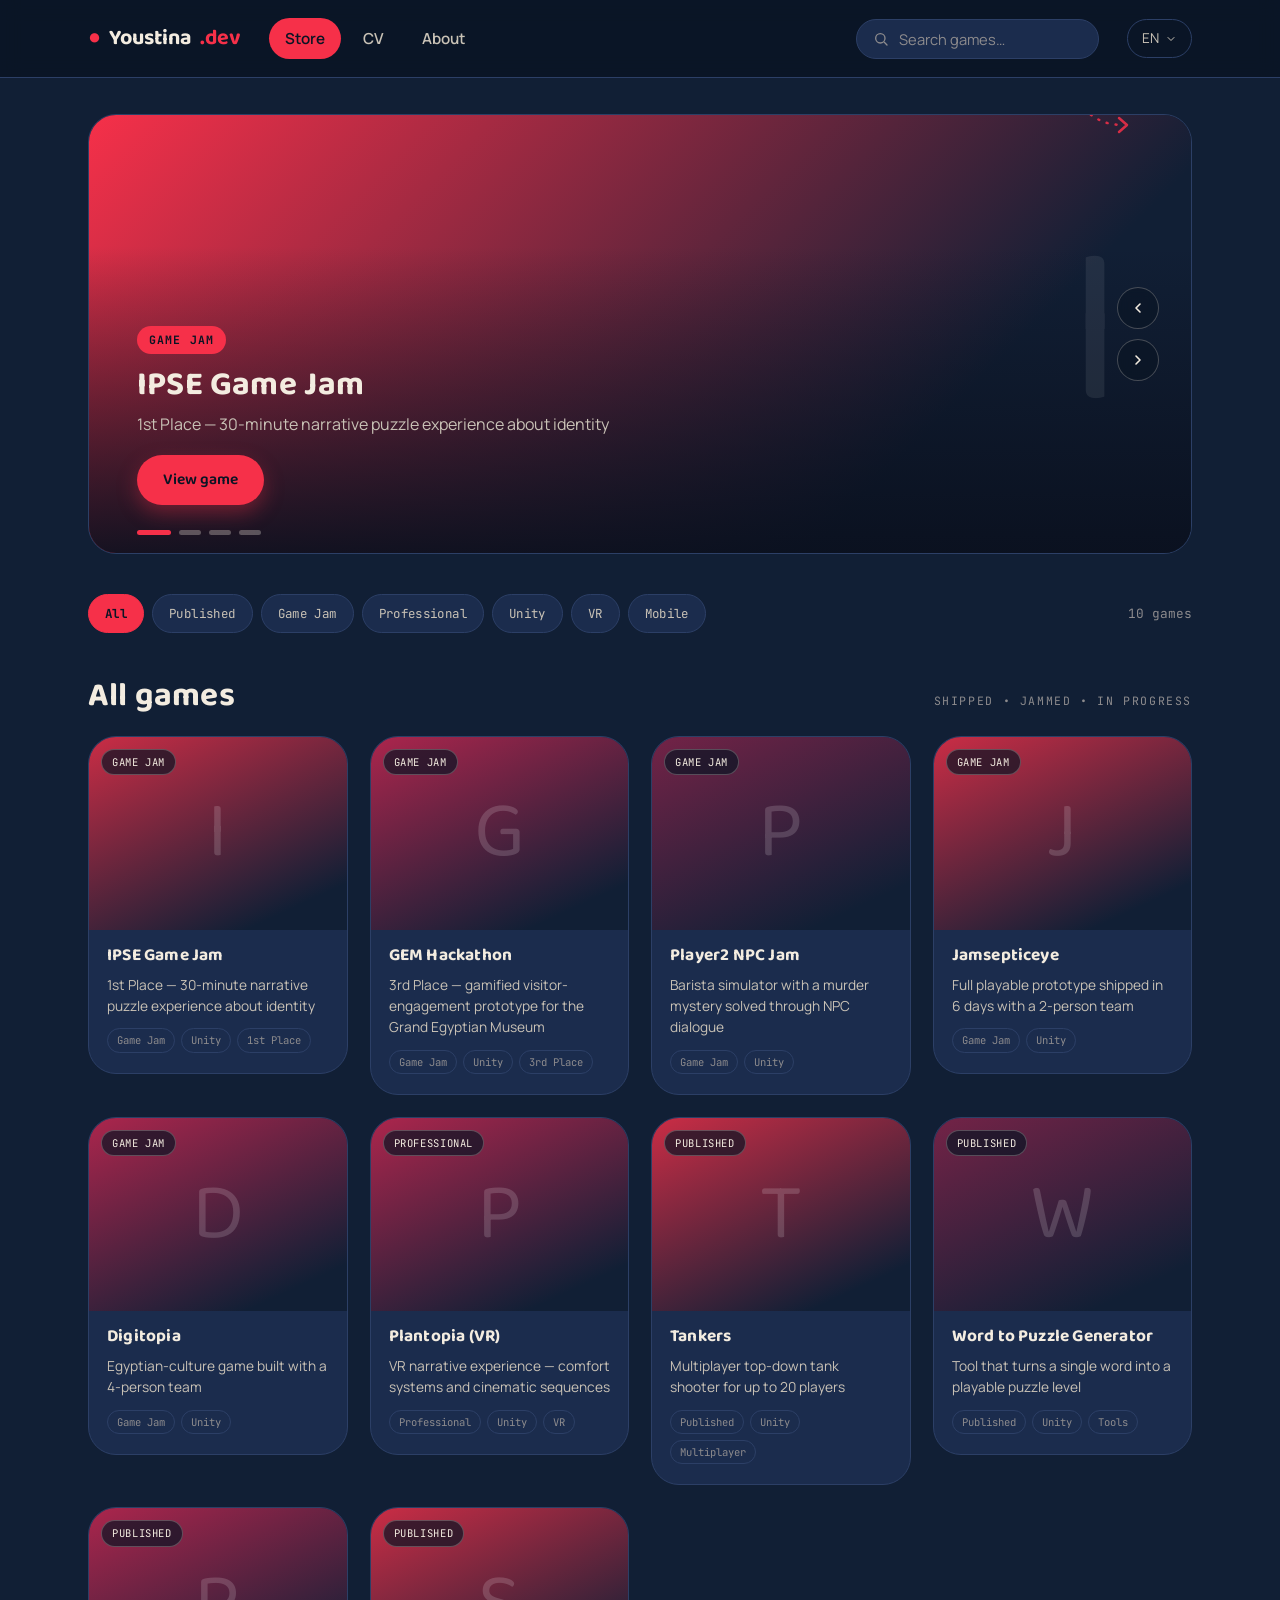
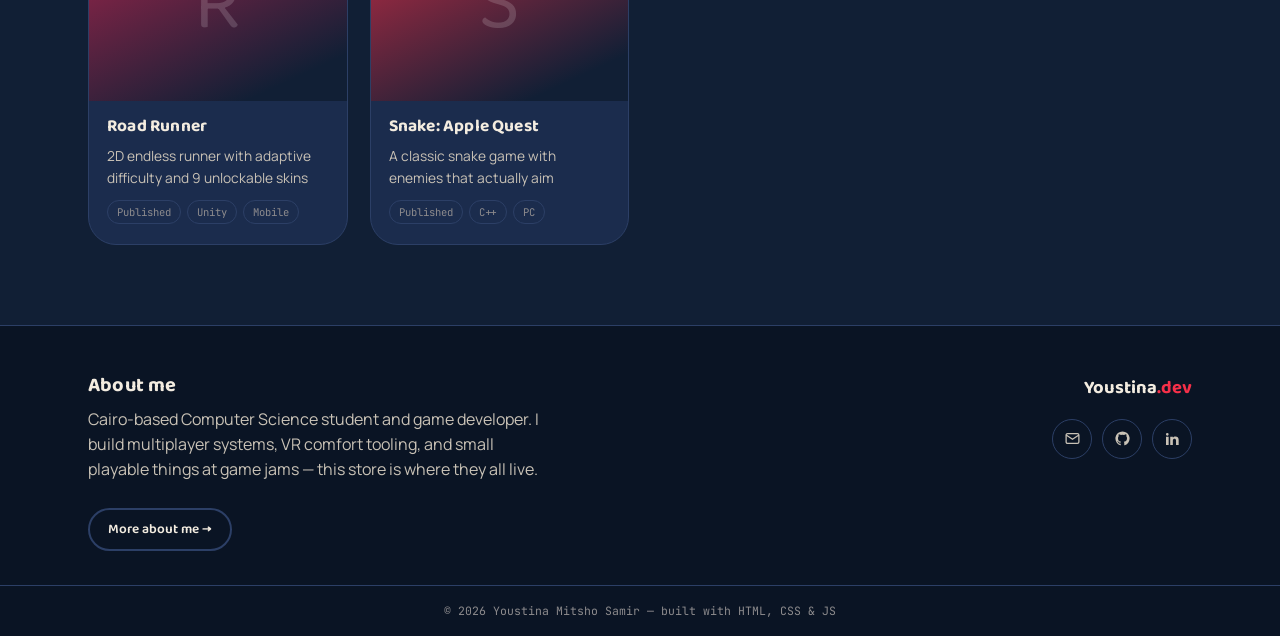
<file: index.html>
<!DOCTYPE html>
<html lang="en">
<head>
<meta charset="UTF-8" />
<meta name="viewport" content="width=device-width, initial-scale=1.0" />
<title>Youstina Mitsho — Game Dev Store</title>
<meta name="description" content="Youstina Mitsho's game development portfolio, presented as a playable store of shipped games, jam entries, and prototypes." />
<link rel="preconnect" href="https://fonts.googleapis.com" />
<link rel="preconnect" href="https://fonts.gstatic.com" crossorigin />
<link href="https://fonts.googleapis.com/css2?family=Baloo+2:wght@500;600;700;800&family=Manrope:wght@400;500;600;700&family=JetBrains+Mono:wght@400;500;700&display=swap" rel="stylesheet" />
<link rel="stylesheet" href="css/style.css" />
</head>
<body>

<header class="site-header">
  <div class="container">
    <a href="index.html" class="logo"><span class="logo-dot">●</span>Youstina<span style="color:var(--coral)">.dev</span></a>

    <button class="nav-toggle" aria-label="Toggle menu">
      <svg width="22" height="22" viewBox="0 0 24 24" fill="none"><path d="M3 6h18M3 12h18M3 18h18" stroke="currentColor" stroke-width="2" stroke-linecap="round"/></svg>
    </button>

    <nav class="main-nav">
      <a href="index.html" class="active">Store</a>
      <a href="cv.html">CV</a>
      <a href="about.html">About</a>
    </nav>

    <form class="header-search-form" role="search">
      <div class="header-search">
        <svg width="16" height="16" viewBox="0 0 24 24" fill="none"><circle cx="11" cy="11" r="7" stroke="currentColor" stroke-width="2"/><path d="M21 21l-4-4" stroke="currentColor" stroke-width="2" stroke-linecap="round"/></svg>
        <input type="text" placeholder="Search games…" aria-label="Search games" />
      </div>
    </form>

    <div class="lang-select">
      <button type="button">EN
        <svg width="12" height="12" viewBox="0 0 24 24" fill="none"><path d="M6 9l6 6 6-6" stroke="currentColor" stroke-width="2" stroke-linecap="round" stroke-linejoin="round"/></svg>
      </button>
      <div class="lang-note">Multi-language support is a placeholder for now — wire this up when you add translated copy.</div>
    </div>
  </div>
</header>

<main>

  <section class="hero" aria-label="Featured games">
    <div class="hero-frame">
      <div id="heroTrack"><!-- slides injected by store.js --></div>

      <svg class="hero-cable" viewBox="0 0 90 60" fill="none" xmlns="http://www.w3.org/2000/svg" aria-hidden="true">
        <path d="M4 4 C 40 4, 40 40, 82 40" stroke="currentColor" stroke-width="2.5" stroke-linecap="round" stroke-dasharray="1 8"/>
        <path d="M78 33 L86 40 L78 47" stroke="currentColor" stroke-width="2.5" stroke-linecap="round" stroke-linejoin="round" fill="none"/>
      </svg>

      <div class="hero-nav">
        <button id="heroPrev" aria-label="Previous featured game">
          <svg width="16" height="16" viewBox="0 0 24 24" fill="none"><path d="M15 6l-6 6 6 6" stroke="currentColor" stroke-width="2.4" stroke-linecap="round" stroke-linejoin="round"/></svg>
        </button>
        <button id="heroNext" aria-label="Next featured game">
          <svg width="16" height="16" viewBox="0 0 24 24" fill="none"><path d="M9 6l6 6-6 6" stroke="currentColor" stroke-width="2.4" stroke-linecap="round" stroke-linejoin="round"/></svg>
        </button>
      </div>

      <div class="hero-dots" id="heroDots"></div>
    </div>
  </section>

  <div class="toolbar">
    <div class="filter-chips" id="filterChips"></div>
    <span class="result-count" id="resultCount"></span>
  </div>

  <div class="section-heading">
    <h2>All games</h2>
    <span class="eyebrow">Shipped • Jammed • In progress</span>
  </div>

  <div class="game-grid" id="gameGrid"></div>

</main>

<footer class="site-footer">
  <div class="footer-inner">
    <div class="footer-about">
      <h3>About me</h3>
      <p>Cairo-based Computer Science student and game developer. I build multiplayer systems, VR comfort tooling, and small playable things at game jams — this store is where they all live.</p>
      <a class="btn btn-ghost btn-sm" href="about.html" style="margin-top:10px;">More about me →</a>
    </div>
    <div class="footer-meta">
      <div class="footer-logo">Youstina<span style="color:var(--coral)">.dev</span></div>
      <div class="social-row">
        <a href="mailto:youstinamitcho@gmail.com" aria-label="Email">
          <svg width="17" height="17" viewBox="0 0 24 24" fill="none"><rect x="3" y="5" width="18" height="14" rx="2" stroke="currentColor" stroke-width="1.8"/><path d="M3 7l9 6 9-6" stroke="currentColor" stroke-width="1.8"/></svg>
        </a>
        <a href="#" aria-label="GitHub">
          <svg width="17" height="17" viewBox="0 0 24 24" fill="currentColor"><path d="M12 2a10 10 0 00-3.16 19.49c.5.09.68-.22.68-.48v-1.7c-2.78.6-3.37-1.34-3.37-1.34-.46-1.16-1.11-1.47-1.11-1.47-.9-.62.07-.6.07-.6 1 .07 1.53 1.03 1.53 1.03.9 1.52 2.34 1.08 2.91.83.09-.65.35-1.08.63-1.33-2.22-.25-4.56-1.11-4.56-4.94 0-1.09.39-1.98 1.03-2.68-.1-.25-.45-1.27.1-2.65 0 0 .84-.27 2.75 1.02a9.5 9.5 0 015 0c1.91-1.29 2.75-1.02 2.75-1.02.55 1.38.2 2.4.1 2.65.64.7 1.03 1.59 1.03 2.68 0 3.84-2.34 4.68-4.57 4.93.36.31.68.92.68 1.85v2.74c0 .27.18.58.69.48A10 10 0 0012 2z"/></svg>
        </a>
        <a href="#" aria-label="LinkedIn">
          <svg width="16" height="16" viewBox="0 0 24 24" fill="currentColor"><path d="M6.94 5a2 2 0 11-4-.002 2 2 0 014 .002zM7 8.48H3V21h4V8.48zm6.32 0H9.34V21h3.94v-6.57c0-3.66 4.77-3.96 4.77 0V21H22v-7.93c0-6.17-7.06-5.94-8.68-2.91V8.48z"/></svg>
        </a>
      </div>
    </div>
  </div>
  <div class="footer-bottom">© <span data-year></span> Youstina Mitsho Samir — built with HTML, CSS &amp; JS</div>
</footer>

<script src="js/games-data.js"></script>
<script src="js/main.js"></script>
<script src="js/store.js"></script>
</body>
</html>
</file>
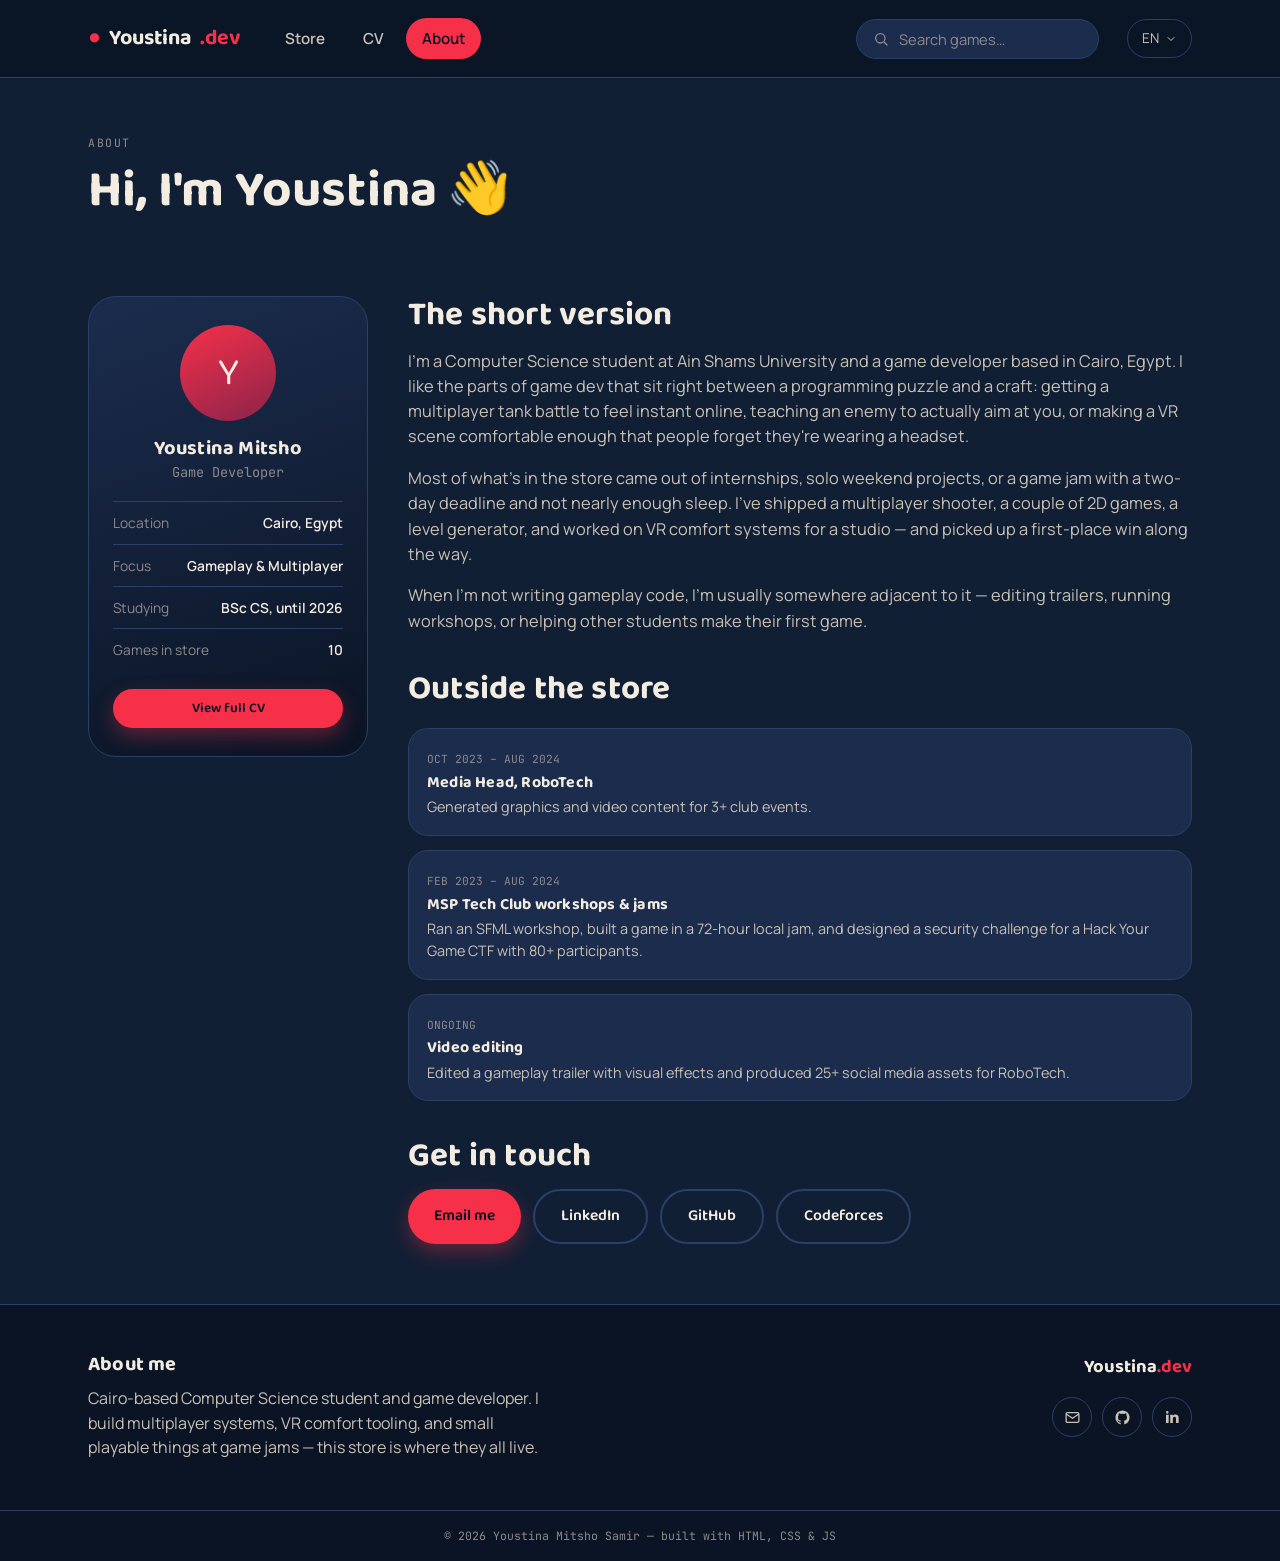
<file: about.html>
<!DOCTYPE html>
<html lang="en">
<head>
<meta charset="UTF-8" />
<meta name="viewport" content="width=device-width, initial-scale=1.0" />
<title>About — Youstina Mitsho</title>
<link rel="preconnect" href="https://fonts.googleapis.com" />
<link rel="preconnect" href="https://fonts.gstatic.com" crossorigin />
<link href="https://fonts.googleapis.com/css2?family=Baloo+2:wght@500;600;700;800&family=Manrope:wght@400;500;600;700&family=JetBrains+Mono:wght@400;500;700&display=swap" rel="stylesheet" />
<link rel="stylesheet" href="css/style.css" />
</head>
<body>

<header class="site-header">
  <div class="container">
    <a href="index.html" class="logo"><span class="logo-dot">●</span>Youstina<span style="color:var(--coral)">.dev</span></a>

    <button class="nav-toggle" aria-label="Toggle menu">
      <svg width="22" height="22" viewBox="0 0 24 24" fill="none"><path d="M3 6h18M3 12h18M3 18h18" stroke="currentColor" stroke-width="2" stroke-linecap="round"/></svg>
    </button>

    <nav class="main-nav">
      <a href="index.html">Store</a>
      <a href="cv.html">CV</a>
      <a href="about.html" class="active">About</a>
    </nav>

    <form class="header-search-form" role="search">
      <div class="header-search">
        <svg width="16" height="16" viewBox="0 0 24 24" fill="none"><circle cx="11" cy="11" r="7" stroke="currentColor" stroke-width="2"/><path d="M21 21l-4-4" stroke="currentColor" stroke-width="2" stroke-linecap="round"/></svg>
        <input type="text" placeholder="Search games…" aria-label="Search games" />
      </div>
    </form>

    <div class="lang-select">
      <button type="button">EN
        <svg width="12" height="12" viewBox="0 0 24 24" fill="none"><path d="M6 9l6 6 6-6" stroke="currentColor" stroke-width="2" stroke-linecap="round" stroke-linejoin="round"/></svg>
      </button>
      <div class="lang-note">Multi-language support is a placeholder for now — wire this up when you add translated copy.</div>
    </div>
  </div>
</header>

<main>

  <div class="page-header">
    <span class="eyebrow">About</span>
    <h1>Hi, I'm Youstina 👋</h1>
  </div>

  <div class="about-grid">
    <aside class="player-card">
      <div class="player-avatar">Y</div>
      <h3>Youstina Mitsho</h3>
      <div class="role">Game Developer</div>
      <div class="stat-row"><span>Location</span><span>Cairo, Egypt</span></div>
      <div class="stat-row"><span>Focus</span><span>Gameplay &amp; Multiplayer</span></div>
      <div class="stat-row"><span>Studying</span><span>BSc CS, until 2026</span></div>
      <div class="stat-row"><span>Games in store</span><span id="gameCount">—</span></div>
      <a class="btn btn-primary btn-sm" href="cv.html" style="margin-top:18px; width:100%;">View full CV</a>
    </aside>

    <div class="about-copy">
      <h2>The short version</h2>
      <p>I'm a Computer Science student at Ain Shams University and a game developer based in Cairo, Egypt. I like the parts of game dev that sit right between a programming puzzle and a craft: getting a multiplayer tank battle to feel instant online, teaching an enemy to actually aim at you, or making a VR scene comfortable enough that people forget they're wearing a headset.</p>
      <p>Most of what's in the store came out of internships, solo weekend projects, or a game jam with a two-day deadline and not nearly enough sleep. I've shipped a multiplayer shooter, a couple of 2D games, a level generator, and worked on VR comfort systems for a studio — and picked up a first-place win along the way.</p>
      <p>When I'm not writing gameplay code, I'm usually somewhere adjacent to it — editing trailers, running workshops, or helping other students make their first game.</p>

      <h2 style="margin-top:36px;">Outside the store</h2>
      <div class="activity-list">
        <div class="activity-item">
          <span class="when">Oct 2023 – Aug 2024</span>
          <h4>Media Head, RoboTech</h4>
          <p>Generated graphics and video content for 3+ club events.</p>
        </div>
        <div class="activity-item">
          <span class="when">Feb 2023 – Aug 2024</span>
          <h4>MSP Tech Club workshops &amp; jams</h4>
          <p>Ran an SFML workshop, built a game in a 72-hour local jam, and designed a security challenge for a Hack Your Game CTF with 80+ participants.</p>
        </div>
        <div class="activity-item">
          <span class="when">Ongoing</span>
          <h4>Video editing</h4>
          <p>Edited a gameplay trailer with visual effects and produced 25+ social media assets for RoboTech.</p>
        </div>
      </div>

      <h2 style="margin-top:36px;">Get in touch</h2>
      <div class="cv-actions" style="padding:0; margin-top:6px;">
        <a class="btn btn-primary" href="mailto:youstinamitcho@gmail.com">Email me</a>
        <a class="btn btn-ghost" href="#">LinkedIn</a>
        <a class="btn btn-ghost" href="#">GitHub</a>
        <a class="btn btn-ghost" href="#">Codeforces</a>
      </div>
    </div>
  </div>

</main>

<footer class="site-footer">
  <div class="footer-inner">
    <div class="footer-about">
      <h3>About me</h3>
      <p>Cairo-based Computer Science student and game developer. I build multiplayer systems, VR comfort tooling, and small playable things at game jams — this store is where they all live.</p>
    </div>
    <div class="footer-meta">
      <div class="footer-logo">Youstina<span style="color:var(--coral)">.dev</span></div>
      <div class="social-row">
        <a href="mailto:youstinamitcho@gmail.com" aria-label="Email">
          <svg width="17" height="17" viewBox="0 0 24 24" fill="none"><rect x="3" y="5" width="18" height="14" rx="2" stroke="currentColor" stroke-width="1.8"/><path d="M3 7l9 6 9-6" stroke="currentColor" stroke-width="1.8"/></svg>
        </a>
        <a href="#" aria-label="GitHub">
          <svg width="17" height="17" viewBox="0 0 24 24" fill="currentColor"><path d="M12 2a10 10 0 00-3.16 19.49c.5.09.68-.22.68-.48v-1.7c-2.78.6-3.37-1.34-3.37-1.34-.46-1.16-1.11-1.47-1.11-1.47-.9-.62.07-.6.07-.6 1 .07 1.53 1.03 1.53 1.03.9 1.52 2.34 1.08 2.91.83.09-.65.35-1.08.63-1.33-2.22-.25-4.56-1.11-4.56-4.94 0-1.09.39-1.98 1.03-2.68-.1-.25-.45-1.27.1-2.65 0 0 .84-.27 2.75 1.02a9.5 9.5 0 015 0c1.91-1.29 2.75-1.02 2.75-1.02.55 1.38.2 2.4.1 2.65.64.7 1.03 1.59 1.03 2.68 0 3.84-2.34 4.68-4.57 4.93.36.31.68.92.68 1.85v2.74c0 .27.18.58.69.48A10 10 0 0012 2z"/></svg>
        </a>
        <a href="#" aria-label="LinkedIn">
          <svg width="16" height="16" viewBox="0 0 24 24" fill="currentColor"><path d="M6.94 5a2 2 0 11-4-.002 2 2 0 014 .002zM7 8.48H3V21h4V8.48zm6.32 0H9.34V21h3.94v-6.57c0-3.66 4.77-3.96 4.77 0V21H22v-7.93c0-6.17-7.06-5.94-8.68-2.91V8.48z"/></svg>
        </a>
      </div>
    </div>
  </div>
  <div class="footer-bottom">© <span data-year></span> Youstina Mitsho Samir — built with HTML, CSS &amp; JS</div>
</footer>

<script src="js/games-data.js"></script>
<script src="js/main.js"></script>
<script>
  document.getElementById("gameCount").textContent = GAMES.length;
</script>
</body>
</html>
</file>
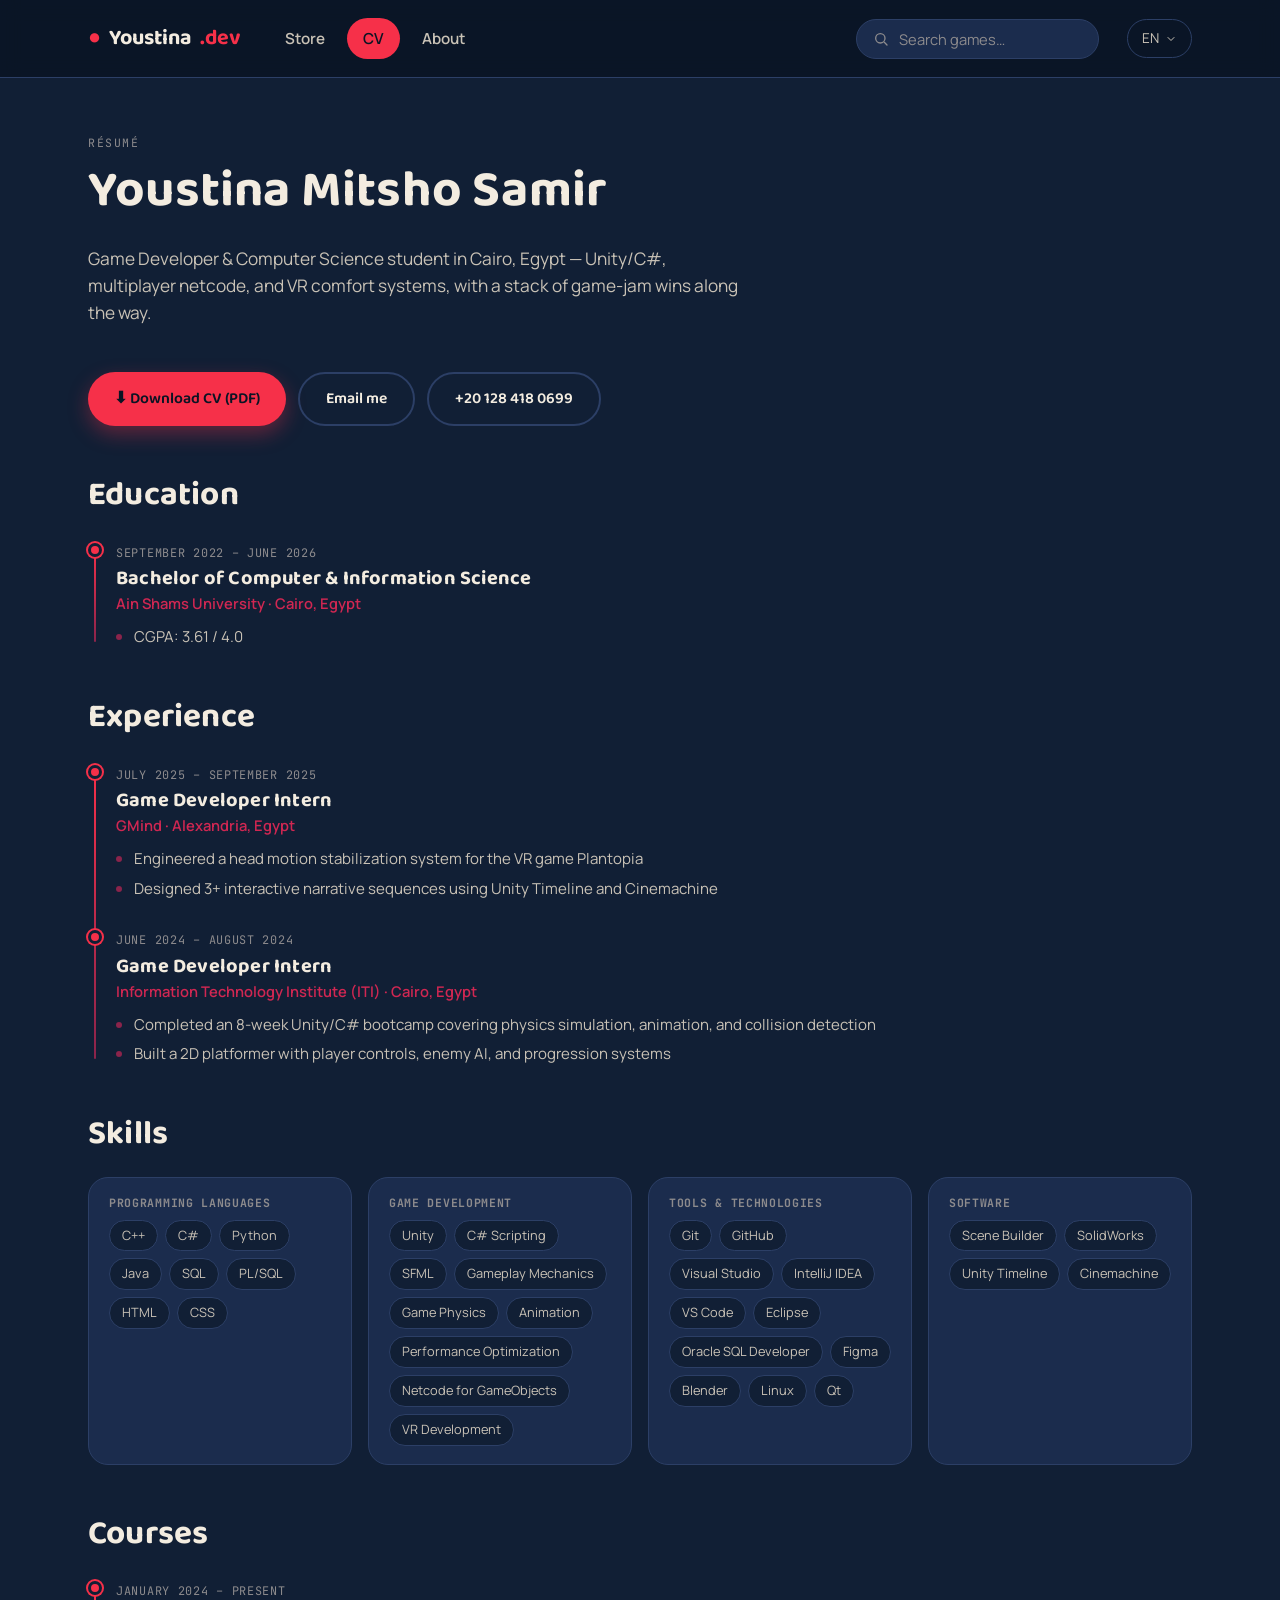
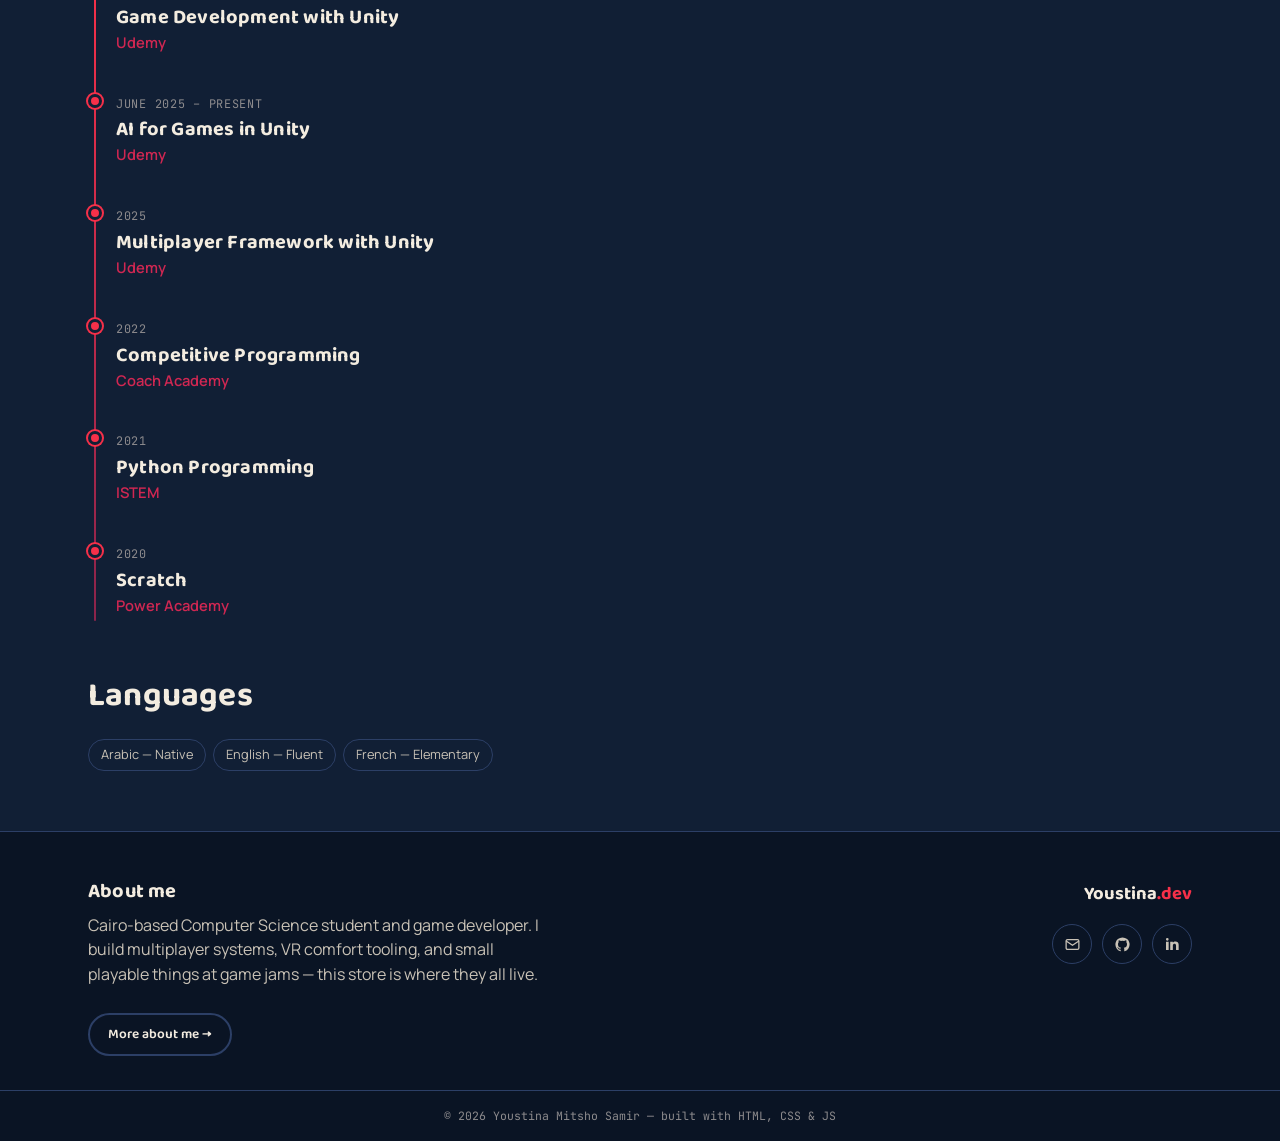
<file: cv.html>
<!DOCTYPE html>
<html lang="en">
<head>
<meta charset="UTF-8" />
<meta name="viewport" content="width=device-width, initial-scale=1.0" />
<title>CV — Youstina Mitsho</title>
<link rel="preconnect" href="https://fonts.googleapis.com" />
<link rel="preconnect" href="https://fonts.gstatic.com" crossorigin />
<link href="https://fonts.googleapis.com/css2?family=Baloo+2:wght@500;600;700;800&family=Manrope:wght@400;500;600;700&family=JetBrains+Mono:wght@400;500;700&display=swap" rel="stylesheet" />
<link rel="stylesheet" href="css/style.css" />
</head>
<body>

<header class="site-header">
  <div class="container">
    <a href="index.html" class="logo"><span class="logo-dot">●</span>Youstina<span style="color:var(--coral)">.dev</span></a>

    <button class="nav-toggle" aria-label="Toggle menu">
      <svg width="22" height="22" viewBox="0 0 24 24" fill="none"><path d="M3 6h18M3 12h18M3 18h18" stroke="currentColor" stroke-width="2" stroke-linecap="round"/></svg>
    </button>

    <nav class="main-nav">
      <a href="index.html">Store</a>
      <a href="cv.html" class="active">CV</a>
      <a href="about.html">About</a>
    </nav>

    <form class="header-search-form" role="search">
      <div class="header-search">
        <svg width="16" height="16" viewBox="0 0 24 24" fill="none"><circle cx="11" cy="11" r="7" stroke="currentColor" stroke-width="2"/><path d="M21 21l-4-4" stroke="currentColor" stroke-width="2" stroke-linecap="round"/></svg>
        <input type="text" placeholder="Search games…" aria-label="Search games" />
      </div>
    </form>

    <div class="lang-select">
      <button type="button">EN
        <svg width="12" height="12" viewBox="0 0 24 24" fill="none"><path d="M6 9l6 6 6-6" stroke="currentColor" stroke-width="2" stroke-linecap="round" stroke-linejoin="round"/></svg>
      </button>
      <div class="lang-note">Multi-language support is a placeholder for now — wire this up when you add translated copy.</div>
    </div>
  </div>
</header>

<main>

  <div class="page-header">
    <span class="eyebrow">Résumé</span>
    <h1>Youstina Mitsho Samir</h1>
    <p class="lead">Game Developer &amp; Computer Science student in Cairo, Egypt — Unity/C#, multiplayer netcode, and VR comfort systems, with a stack of game-jam wins along the way.</p>
  </div>

  <div class="cv-actions">
    <a class="btn btn-primary" href="assets/Youstina_Mitsho_CV.pdf" download>⬇ Download CV (PDF)</a>
    <a class="btn btn-ghost" href="mailto:youstinamitcho@gmail.com">Email me</a>
    <a class="btn btn-ghost" href="tel:+201284180699">+20 128 418 0699</a>
  </div>

  <section class="cv-section">
    <h2>Education</h2>
    <div class="timeline">
      <div class="timeline-item">
        <span class="when">September 2022 – June 2026</span>
        <h3>Bachelor of Computer &amp; Information Science</h3>
        <span class="where">Ain Shams University · Cairo, Egypt</span>
        <ul>
          <li>CGPA: 3.61 / 4.0</li>
        </ul>
      </div>
    </div>
  </section>

  <section class="cv-section">
    <h2>Experience</h2>
    <div class="timeline">
      <div class="timeline-item">
        <span class="when">July 2025 – September 2025</span>
        <h3>Game Developer Intern</h3>
        <span class="where">GMind · Alexandria, Egypt</span>
        <ul>
          <li>Engineered a head motion stabilization system for the VR game Plantopia</li>
          <li>Designed 3+ interactive narrative sequences using Unity Timeline and Cinemachine</li>
        </ul>
      </div>
      <div class="timeline-item">
        <span class="when">June 2024 – August 2024</span>
        <h3>Game Developer Intern</h3>
        <span class="where">Information Technology Institute (ITI) · Cairo, Egypt</span>
        <ul>
          <li>Completed an 8-week Unity/C# bootcamp covering physics simulation, animation, and collision detection</li>
          <li>Built a 2D platformer with player controls, enemy AI, and progression systems</li>
        </ul>
      </div>
    </div>
  </section>

  <section class="cv-section">
    <h2>Skills</h2>
    <div class="skills-grid">
      <div class="skill-card">
        <h4>Programming languages</h4>
        <div class="pill-row">
          <span>C++</span><span>C#</span><span>Python</span><span>Java</span><span>SQL</span><span>PL/SQL</span><span>HTML</span><span>CSS</span>
        </div>
      </div>
      <div class="skill-card">
        <h4>Game development</h4>
        <div class="pill-row">
          <span>Unity</span><span>C# Scripting</span><span>SFML</span><span>Gameplay Mechanics</span><span>Game Physics</span><span>Animation</span><span>Performance Optimization</span><span>Netcode for GameObjects</span><span>VR Development</span>
        </div>
      </div>
      <div class="skill-card">
        <h4>Tools &amp; technologies</h4>
        <div class="pill-row">
          <span>Git</span><span>GitHub</span><span>Visual Studio</span><span>IntelliJ IDEA</span><span>VS Code</span><span>Eclipse</span><span>Oracle SQL Developer</span><span>Figma</span><span>Blender</span><span>Linux</span><span>Qt</span>
        </div>
      </div>
      <div class="skill-card">
        <h4>Software</h4>
        <div class="pill-row">
          <span>Scene Builder</span><span>SolidWorks</span><span>Unity Timeline</span><span>Cinemachine</span>
        </div>
      </div>
    </div>
  </section>

  <section class="cv-section">
    <h2>Courses</h2>
    <div class="timeline">
      <div class="timeline-item">
        <span class="when">January 2024 – Present</span>
        <h3>Game Development with Unity</h3>
        <span class="where">Udemy</span>
      </div>
      <div class="timeline-item">
        <span class="when">June 2025 – Present</span>
        <h3>AI for Games in Unity</h3>
        <span class="where">Udemy</span>
      </div>
      <div class="timeline-item">
        <span class="when">2025</span>
        <h3>Multiplayer Framework with Unity</h3>
        <span class="where">Udemy</span>
      </div>
      <div class="timeline-item">
        <span class="when">2022</span>
        <h3>Competitive Programming</h3>
        <span class="where">Coach Academy</span>
      </div>
      <div class="timeline-item">
        <span class="when">2021</span>
        <h3>Python Programming</h3>
        <span class="where">ISTEM</span>
      </div>
      <div class="timeline-item">
        <span class="when">2020</span>
        <h3>Scratch</h3>
        <span class="where">Power Academy</span>
      </div>
    </div>
  </section>

  <section class="cv-section" style="margin-bottom: 60px;">
    <h2>Languages</h2>
    <div class="pill-row">
      <span>Arabic — Native</span>
      <span>English — Fluent</span>
      <span>French — Elementary</span>
    </div>
  </section>

</main>

<footer class="site-footer">
  <div class="footer-inner">
    <div class="footer-about">
      <h3>About me</h3>
      <p>Cairo-based Computer Science student and game developer. I build multiplayer systems, VR comfort tooling, and small playable things at game jams — this store is where they all live.</p>
      <a class="btn btn-ghost btn-sm" href="about.html" style="margin-top:10px;">More about me →</a>
    </div>
    <div class="footer-meta">
      <div class="footer-logo">Youstina<span style="color:var(--coral)">.dev</span></div>
      <div class="social-row">
        <a href="mailto:youstinamitcho@gmail.com" aria-label="Email">
          <svg width="17" height="17" viewBox="0 0 24 24" fill="none"><rect x="3" y="5" width="18" height="14" rx="2" stroke="currentColor" stroke-width="1.8"/><path d="M3 7l9 6 9-6" stroke="currentColor" stroke-width="1.8"/></svg>
        </a>
        <a href="#" aria-label="GitHub">
          <svg width="17" height="17" viewBox="0 0 24 24" fill="currentColor"><path d="M12 2a10 10 0 00-3.16 19.49c.5.09.68-.22.68-.48v-1.7c-2.78.6-3.37-1.34-3.37-1.34-.46-1.16-1.11-1.47-1.11-1.47-.9-.62.07-.6.07-.6 1 .07 1.53 1.03 1.53 1.03.9 1.52 2.34 1.08 2.91.83.09-.65.35-1.08.63-1.33-2.22-.25-4.56-1.11-4.56-4.94 0-1.09.39-1.98 1.03-2.68-.1-.25-.45-1.27.1-2.65 0 0 .84-.27 2.75 1.02a9.5 9.5 0 015 0c1.91-1.29 2.75-1.02 2.75-1.02.55 1.38.2 2.4.1 2.65.64.7 1.03 1.59 1.03 2.68 0 3.84-2.34 4.68-4.57 4.93.36.31.68.92.68 1.85v2.74c0 .27.18.58.69.48A10 10 0 0012 2z"/></svg>
        </a>
        <a href="#" aria-label="LinkedIn">
          <svg width="16" height="16" viewBox="0 0 24 24" fill="currentColor"><path d="M6.94 5a2 2 0 11-4-.002 2 2 0 014 .002zM7 8.48H3V21h4V8.48zm6.32 0H9.34V21h3.94v-6.57c0-3.66 4.77-3.96 4.77 0V21H22v-7.93c0-6.17-7.06-5.94-8.68-2.91V8.48z"/></svg>
        </a>
      </div>
    </div>
  </div>
  <div class="footer-bottom">© <span data-year></span> Youstina Mitsho Samir — built with HTML, CSS &amp; JS</div>
</footer>

<script src="js/main.js"></script>
</body>
</html>
</file>
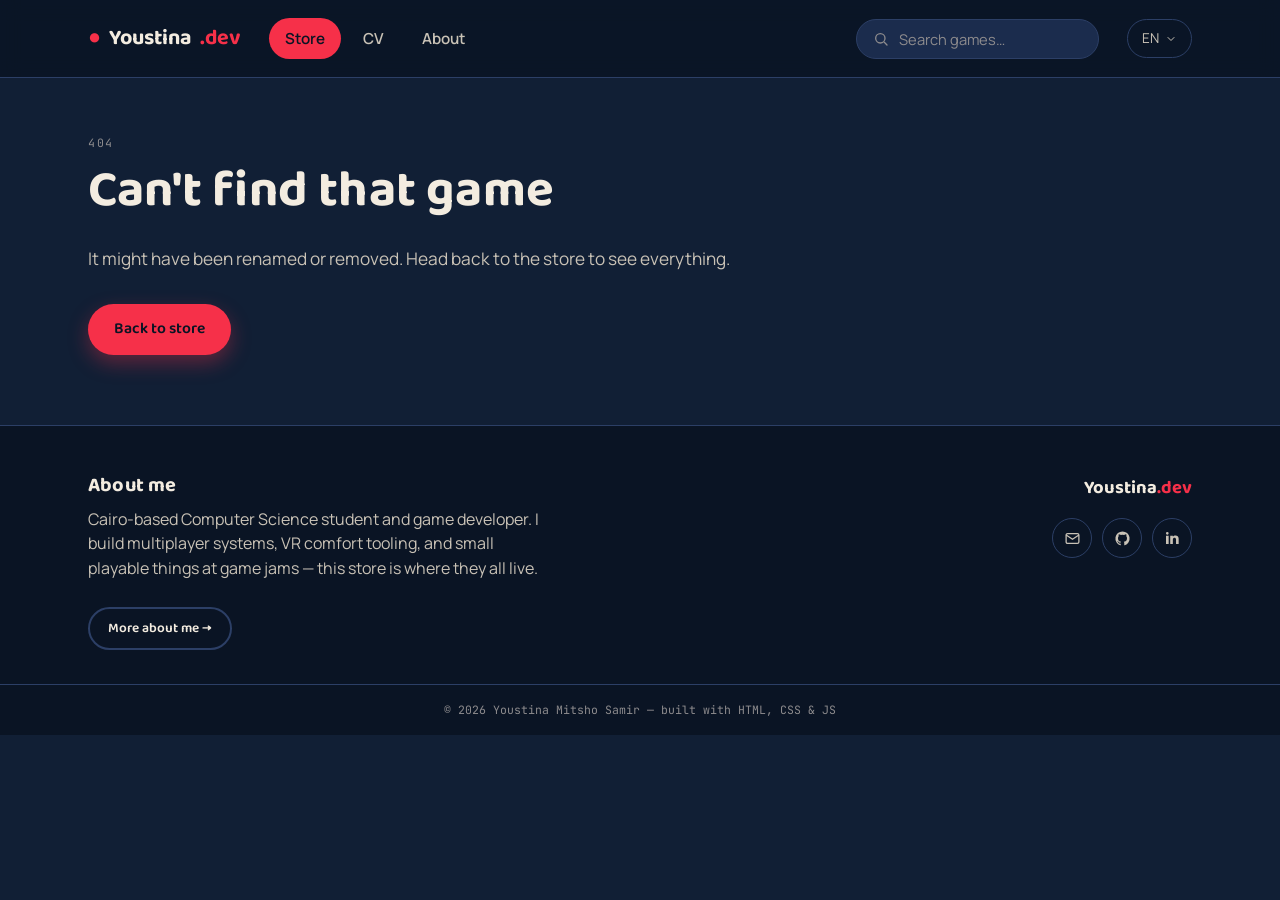
<file: game.html>
<!DOCTYPE html>
<html lang="en">
<head>
<meta charset="UTF-8" />
<meta name="viewport" content="width=device-width, initial-scale=1.0" />
<title>Game — Youstina Mitsho</title>
<link rel="preconnect" href="https://fonts.googleapis.com" />
<link rel="preconnect" href="https://fonts.gstatic.com" crossorigin />
<link href="https://fonts.googleapis.com/css2?family=Baloo+2:wght@500;600;700;800&family=Manrope:wght@400;500;600;700&family=JetBrains+Mono:wght@400;500;700&display=swap" rel="stylesheet" />
<link rel="stylesheet" href="css/style.css" />
</head>
<body>

<header class="site-header">
  <div class="container">
    <a href="index.html" class="logo"><span class="logo-dot">●</span>Youstina<span style="color:var(--coral)">.dev</span></a>

    <button class="nav-toggle" aria-label="Toggle menu">
      <svg width="22" height="22" viewBox="0 0 24 24" fill="none"><path d="M3 6h18M3 12h18M3 18h18" stroke="currentColor" stroke-width="2" stroke-linecap="round"/></svg>
    </button>

    <nav class="main-nav">
      <a href="index.html" class="active">Store</a>
      <a href="cv.html">CV</a>
      <a href="about.html">About</a>
    </nav>

    <form class="header-search-form" role="search">
      <div class="header-search">
        <svg width="16" height="16" viewBox="0 0 24 24" fill="none"><circle cx="11" cy="11" r="7" stroke="currentColor" stroke-width="2"/><path d="M21 21l-4-4" stroke="currentColor" stroke-width="2" stroke-linecap="round"/></svg>
        <input type="text" placeholder="Search games…" aria-label="Search games" />
      </div>
    </form>

    <div class="lang-select">
      <button type="button">EN
        <svg width="12" height="12" viewBox="0 0 24 24" fill="none"><path d="M6 9l6 6 6-6" stroke="currentColor" stroke-width="2" stroke-linecap="round" stroke-linejoin="round"/></svg>
      </button>
      <div class="lang-note">Multi-language support is a placeholder for now — wire this up when you add translated copy.</div>
    </div>
  </div>
</header>

<main id="gameApp">
  <!-- filled in by js/game-detail.js based on ?slug= -->
</main>

<footer class="site-footer">
  <div class="footer-inner">
    <div class="footer-about">
      <h3>About me</h3>
      <p>Cairo-based Computer Science student and game developer. I build multiplayer systems, VR comfort tooling, and small playable things at game jams — this store is where they all live.</p>
      <a class="btn btn-ghost btn-sm" href="about.html" style="margin-top:10px;">More about me →</a>
    </div>
    <div class="footer-meta">
      <div class="footer-logo">Youstina<span style="color:var(--coral)">.dev</span></div>
      <div class="social-row">
        <a href="mailto:youstinamitcho@gmail.com" aria-label="Email">
          <svg width="17" height="17" viewBox="0 0 24 24" fill="none"><rect x="3" y="5" width="18" height="14" rx="2" stroke="currentColor" stroke-width="1.8"/><path d="M3 7l9 6 9-6" stroke="currentColor" stroke-width="1.8"/></svg>
        </a>
        <a href="#" aria-label="GitHub">
          <svg width="17" height="17" viewBox="0 0 24 24" fill="currentColor"><path d="M12 2a10 10 0 00-3.16 19.49c.5.09.68-.22.68-.48v-1.7c-2.78.6-3.37-1.34-3.37-1.34-.46-1.16-1.11-1.47-1.11-1.47-.9-.62.07-.6.07-.6 1 .07 1.53 1.03 1.53 1.03.9 1.52 2.34 1.08 2.91.83.09-.65.35-1.08.63-1.33-2.22-.25-4.56-1.11-4.56-4.94 0-1.09.39-1.98 1.03-2.68-.1-.25-.45-1.27.1-2.65 0 0 .84-.27 2.75 1.02a9.5 9.5 0 015 0c1.91-1.29 2.75-1.02 2.75-1.02.55 1.38.2 2.4.1 2.65.64.7 1.03 1.59 1.03 2.68 0 3.84-2.34 4.68-4.57 4.93.36.31.68.92.68 1.85v2.74c0 .27.18.58.69.48A10 10 0 0012 2z"/></svg>
        </a>
        <a href="#" aria-label="LinkedIn">
          <svg width="16" height="16" viewBox="0 0 24 24" fill="currentColor"><path d="M6.94 5a2 2 0 11-4-.002 2 2 0 014 .002zM7 8.48H3V21h4V8.48zm6.32 0H9.34V21h3.94v-6.57c0-3.66 4.77-3.96 4.77 0V21H22v-7.93c0-6.17-7.06-5.94-8.68-2.91V8.48z"/></svg>
        </a>
      </div>
    </div>
  </div>
  <div class="footer-bottom">© <span data-year></span> Youstina Mitsho Samir — built with HTML, CSS &amp; JS</div>
</footer>

<script src="js/games-data.js"></script>
<script src="js/main.js"></script>
<script src="js/game-detail.js"></script>
</body>
</html>
</file>
<file: css/style.css>
/* ==========================================================================
   YOUSTINA MITSHO — GAME DEV PORTFOLIO
   Design tokens
   ========================================================================== */

:root {
  /* --- Color: from the brief's palette, extended with computed tints --- */
  --navy-deep:   #0a1424;   /* darkest bg (footer, page ends) */
  --navy:        #111f35;   /* base page background */
  --surface:     #1b2c4d;   /* card / panel surface */
  --surface-hi:  #24406f;   /* raised / hovered surface */
  --line:        #2c3f66;   /* hairline borders on dark surfaces */

  --coral:       #f63049;   /* primary accent — CTAs, "Play" */
  --coral-dim:   #b8283a;
  --rose:        #d02752;   /* secondary accent — hovers, jam badges */
  --plum:        #8a244b;   /* tertiary accent — tags, quiet borders */

  --paper:       #f3ece0;   /* primary text on dark */
  --paper-dim:   #c9c2b6;   /* secondary text */
  --paper-faint: #8d8b8d;   /* tertiary / meta text */

  /* --- Type --- */
  --font-display: "Baloo 2", "Segoe UI", sans-serif;
  --font-body:    "Manrope", "Segoe UI", sans-serif;
  --font-mono:    "JetBrains Mono", "Courier New", monospace;

  /* --- Radius scale (rounded, playful/indie direction) --- */
  --r-sm: 12px;
  --r-md: 20px;
  --r-lg: 28px;
  --r-pill: 999px;

  /* --- Shadow --- */
  --shadow-soft: 0 10px 30px rgba(5, 9, 20, 0.45);
  --shadow-card: 0 14px 34px rgba(5, 9, 20, 0.5);

  /* --- Layout --- */
  --container: 1200px;
  --header-h: 78px;
}

.accent-coral { --card-accent: var(--coral); }
.accent-rose  { --card-accent: var(--rose); }
.accent-plum  { --card-accent: var(--plum); }

/* ==========================================================================
   Reset & base
   ========================================================================== */

*, *::before, *::after { box-sizing: border-box; }
html { scroll-behavior: smooth; }

body {
  margin: 0;
  background: var(--navy);
  color: var(--paper);
  font-family: var(--font-body);
  font-size: 16px;
  line-height: 1.55;
  -webkit-font-smoothing: antialiased;
}

img { max-width: 100%; display: block; }
a { color: inherit; text-decoration: none; }
ul { margin: 0; padding: 0; list-style: none; }
button { font: inherit; }

h1, h2, h3, h4 {
  font-family: var(--font-display);
  font-weight: 700;
  line-height: 1.15;
  margin: 0 0 0.5em;
  letter-spacing: 0.2px;
}

h1 { font-size: clamp(2.1rem, 4vw, 3.4rem); }
h2 { font-size: clamp(1.5rem, 2.6vw, 2.1rem); }
h3 { font-size: 1.25rem; }

p { margin: 0 0 1em; color: var(--paper-dim); }

.container {
  max-width: var(--container);
  margin: 0 auto;
  padding: 0 clamp(20px, 4vw, 48px);
}

.eyebrow {
  font-family: var(--font-mono);
  font-size: 0.72rem;
  letter-spacing: 0.14em;
  text-transform: uppercase;
  color: var(--paper-faint);
}

/* Visible keyboard focus everywhere */
a:focus-visible,
button:focus-visible,
input:focus-visible,
select:focus-visible {
  outline: 3px solid var(--coral);
  outline-offset: 3px;
  border-radius: 6px;
}

@media (prefers-reduced-motion: reduce) {
  *, *::before, *::after {
    animation-duration: 0.001ms !important;
    animation-iteration-count: 1 !important;
    transition-duration: 0.001ms !important;
    scroll-behavior: auto !important;
  }
}

/* ==========================================================================
   Buttons
   ========================================================================== */

.btn {
  display: inline-flex;
  align-items: center;
  justify-content: center;
  gap: 8px;
  font-family: var(--font-display);
  font-weight: 600;
  font-size: 0.98rem;
  padding: 13px 26px;
  border-radius: var(--r-pill);
  border: none;
  cursor: pointer;
  transition: transform 0.18s ease, box-shadow 0.18s ease, background 0.18s ease;
  white-space: nowrap;
}
.btn:active { transform: translateY(1px) scale(0.98); }

.btn-primary {
  background: var(--coral);
  color: var(--navy-deep);
  box-shadow: 0 8px 20px rgba(246, 48, 73, 0.35);
}
.btn-primary:hover { background: #ff4a60; transform: translateY(-2px); box-shadow: 0 12px 26px rgba(246, 48, 73, 0.45); }

.btn-ghost {
  background: transparent;
  color: var(--paper);
  border: 2px solid var(--line);
}
.btn-ghost:hover { border-color: var(--coral); color: var(--coral); transform: translateY(-2px); }

.btn-disabled {
  background: var(--surface);
  color: var(--paper-faint);
  cursor: not-allowed;
  box-shadow: none;
}
.btn-disabled:hover { transform: none; }

.btn-sm { padding: 9px 18px; font-size: 0.85rem; }

/* ==========================================================================
   Header
   ========================================================================== */

.site-header {
  position: sticky;
  top: 0;
  z-index: 40;
  height: var(--header-h);
  display: flex;
  align-items: center;
  background: rgba(10, 20, 36, 0.85);
  backdrop-filter: blur(10px);
  border-bottom: 1px solid var(--line);
}

.site-header .container {
  display: flex;
  align-items: center;
  gap: 28px;
  width: 100%;
}

.logo {
  font-family: var(--font-display);
  font-size: 1.35rem;
  font-weight: 700;
  color: var(--paper);
  display: flex;
  align-items: center;
  gap: 8px;
  flex-shrink: 0;
}
.logo .logo-dot { color: var(--coral); }

.main-nav {
  display: flex;
  gap: 6px;
  margin-right: auto;
}
.main-nav a {
  padding: 9px 16px;
  border-radius: var(--r-pill);
  font-weight: 600;
  font-size: 0.95rem;
  color: var(--paper-dim);
  transition: background 0.18s ease, color 0.18s ease;
}
.main-nav a:hover { color: var(--paper); background: var(--surface); }
.main-nav a.active { color: var(--navy-deep); background: var(--coral); }

.header-search {
  display: flex;
  align-items: center;
  gap: 8px;
  background: var(--surface);
  border: 1px solid var(--line);
  border-radius: var(--r-pill);
  padding: 8px 16px;
  min-width: 200px;
}
.header-search input {
  background: transparent;
  border: none;
  color: var(--paper);
  font-family: var(--font-body);
  font-size: 0.92rem;
  width: 100%;
}
.header-search input:focus { outline: none; }
.header-search input::placeholder { color: var(--paper-faint); }
.header-search svg { flex-shrink: 0; color: var(--paper-faint); }

.lang-select {
  position: relative;
  flex-shrink: 0;
}
.lang-select button {
  display: flex;
  align-items: center;
  gap: 6px;
  background: transparent;
  border: 1px solid var(--line);
  color: var(--paper-dim);
  padding: 8px 14px;
  border-radius: var(--r-pill);
  font-size: 0.85rem;
  cursor: pointer;
}
.lang-select button:hover { border-color: var(--coral); color: var(--paper); }
.lang-note {
  position: absolute;
  top: calc(100% + 8px);
  right: 0;
  background: var(--surface);
  border: 1px solid var(--line);
  border-radius: var(--r-sm);
  padding: 10px 14px;
  font-size: 0.78rem;
  color: var(--paper-faint);
  width: 180px;
  display: none;
  box-shadow: var(--shadow-soft);
}
.lang-select.open .lang-note { display: block; }

.nav-toggle {
  display: none;
  background: transparent;
  border: none;
  color: var(--paper);
  cursor: pointer;
}

/* ==========================================================================
   Hero (store page) — featured-game carousel
   ========================================================================== */

.hero {
  position: relative;
  margin: 36px auto 0;
  max-width: var(--container);
  padding: 0 clamp(20px, 4vw, 48px);
}

.hero-frame {
  position: relative;
  border-radius: var(--r-lg);
  overflow: hidden;
  min-height: clamp(280px, 42vw, 440px);
  display: flex;
  align-items: flex-end;
  border: 1px solid var(--line);
  isolation: isolate;
}

.hero-slide {
  position: absolute;
  inset: 0;
  display: flex;
  align-items: flex-end;
  padding: clamp(24px, 4vw, 48px);
  opacity: 0;
  transform: scale(1.02);
  transition: opacity 0.5s ease, transform 0.6s ease;
  pointer-events: none;
}
.hero-slide.active { opacity: 1; transform: scale(1); pointer-events: auto; }

.hero-slide::before {
  content: "";
  position: absolute;
  inset: 0;
  z-index: 0;
  background:
    linear-gradient(180deg, transparent 30%, rgba(10, 16, 30, 0.92) 100%),
    var(--slide-gradient);
}

.hero-slide .hero-letter {
  position: absolute;
  right: 6%;
  top: 50%;
  transform: translateY(-50%);
  font-family: var(--font-display);
  font-size: clamp(8rem, 18vw, 15rem);
  color: rgba(255, 255, 255, 0.08);
  z-index: 0;
  line-height: 1;
  user-select: none;
}

.hero-content { position: relative; z-index: 1; max-width: 640px; }
.hero-badge {
  display: inline-block;
  font-family: var(--font-mono);
  font-size: 0.72rem;
  letter-spacing: 0.1em;
  text-transform: uppercase;
  background: var(--slide-accent);
  color: var(--navy-deep);
  padding: 5px 12px;
  border-radius: var(--r-pill);
  margin-bottom: 12px;
  font-weight: 700;
}
.hero-content h2 { margin-bottom: 8px; }
.hero-content p { color: var(--paper-dim); margin-bottom: 18px; max-width: 52ch; }

.hero-nav {
  position: absolute;
  right: clamp(16px, 3vw, 32px);
  top: 50%;
  transform: translateY(-50%);
  z-index: 2;
  display: flex;
  flex-direction: column;
  gap: 10px;
}
.hero-nav button {
  width: 42px;
  height: 42px;
  border-radius: 50%;
  border: 1px solid rgba(243, 236, 224, 0.25);
  background: rgba(10, 20, 36, 0.55);
  color: var(--paper);
  display: flex;
  align-items: center;
  justify-content: center;
  cursor: pointer;
  backdrop-filter: blur(6px);
  transition: background 0.18s ease, transform 0.18s ease;
}
.hero-nav button:hover { background: var(--coral); transform: scale(1.08); }

.hero-dots {
  position: absolute;
  left: clamp(24px, 4vw, 48px);
  bottom: 18px;
  z-index: 2;
  display: flex;
  gap: 8px;
}
.hero-dots button {
  width: 22px;
  height: 5px;
  border-radius: var(--r-pill);
  border: none;
  background: rgba(243, 236, 224, 0.3);
  cursor: pointer;
  padding: 0;
  transition: background 0.2s ease, width 0.2s ease;
}
.hero-dots button.active { background: var(--coral); width: 34px; }

/* the connecting "cable" doodle — a nod to the original sketch's arrow */
.hero-cable {
  position: absolute;
  top: -30px;
  right: 60px;
  width: 90px;
  height: 60px;
  z-index: 3;
  pointer-events: none;
  color: var(--coral);
  opacity: 0.85;
}

/* ==========================================================================
   Filter row
   ========================================================================== */

.toolbar {
  max-width: var(--container);
  margin: 40px auto 0;
  padding: 0 clamp(20px, 4vw, 48px);
  display: flex;
  align-items: center;
  justify-content: space-between;
  gap: 16px;
  flex-wrap: wrap;
}

.filter-chips {
  display: flex;
  gap: 8px;
  flex-wrap: wrap;
}
.chip {
  font-family: var(--font-mono);
  font-size: 0.78rem;
  letter-spacing: 0.03em;
  padding: 9px 16px;
  border-radius: var(--r-pill);
  border: 1px solid var(--line);
  background: var(--surface);
  color: var(--paper-dim);
  cursor: pointer;
  transition: all 0.15s ease;
}
.chip:hover { border-color: var(--coral); color: var(--paper); }
.chip.active { background: var(--coral); border-color: var(--coral); color: var(--navy-deep); font-weight: 700; }

.result-count {
  font-family: var(--font-mono);
  font-size: 0.8rem;
  color: var(--paper-faint);
  white-space: nowrap;
}

/* ==========================================================================
   Game grid + cartridge cards
   ========================================================================== */

.section-heading {
  max-width: var(--container);
  margin: 44px auto 20px;
  padding: 0 clamp(20px, 4vw, 48px);
  display: flex;
  align-items: baseline;
  gap: 14px;
}
.section-heading h2 { margin: 0; }
.section-heading .eyebrow { margin-left: auto; }

.game-grid {
  max-width: var(--container);
  margin: 0 auto 80px;
  padding: 0 clamp(20px, 4vw, 48px);
  display: grid;
  grid-template-columns: repeat(auto-fill, minmax(230px, 1fr));
  gap: 22px;
}

.empty-state {
  grid-column: 1 / -1;
  text-align: center;
  padding: 60px 20px;
  color: var(--paper-faint);
  font-family: var(--font-mono);
}

.game-card {
  background: var(--surface);
  border: 1px solid var(--line);
  border-radius: var(--r-lg);
  overflow: hidden;
  display: flex;
  flex-direction: column;
  transition: transform 0.22s cubic-bezier(.2,.8,.3,1.2), box-shadow 0.22s ease, border-color 0.22s ease;
}
.game-card:hover {
  transform: translateY(-6px) rotate(-0.6deg);
  box-shadow: 0 18px 36px -8px var(--card-accent);
  border-color: var(--card-accent);
}

.card-art {
  position: relative;
  aspect-ratio: 4 / 3;
  background: linear-gradient(155deg, var(--card-accent) -20%, var(--navy) 85%);
  display: flex;
  align-items: center;
  justify-content: center;
  overflow: hidden;
}
.card-art .art-letter {
  font-family: var(--font-display);
  font-size: 5rem;
  color: rgba(255, 255, 255, 0.16);
}
.card-art .status-tag {
  position: absolute;
  top: 12px;
  left: 12px;
  font-family: var(--font-mono);
  font-size: 0.66rem;
  letter-spacing: 0.06em;
  text-transform: uppercase;
  background: rgba(10, 20, 36, 0.7);
  color: var(--paper);
  padding: 4px 10px;
  border-radius: var(--r-pill);
  border: 1px solid rgba(243, 236, 224, 0.25);
}

.card-body {
  padding: 16px 18px 20px;
  display: flex;
  flex-direction: column;
  gap: 8px;
  flex: 1;
}
.card-body h3 { margin: 0; font-size: 1.08rem; }
.card-body .tagline {
  font-size: 0.86rem;
  color: var(--paper-dim);
  margin: 0;
  flex: 1;
}
.card-tags {
  display: flex;
  flex-wrap: wrap;
  gap: 6px;
  margin-top: 4px;
}
.card-tags span {
  font-family: var(--font-mono);
  font-size: 0.66rem;
  color: var(--paper-faint);
  border: 1px solid var(--line);
  padding: 3px 9px;
  border-radius: var(--r-pill);
}

.card-link { display: block; }

/* ==========================================================================
   Footer
   ========================================================================== */

.site-footer {
  background: var(--navy-deep);
  border-top: 1px solid var(--line);
  margin-top: 60px;
}
.footer-inner {
  max-width: var(--container);
  margin: 0 auto;
  padding: 48px clamp(20px, 4vw, 48px) 34px;
  display: grid;
  grid-template-columns: 1.3fr 1fr;
  gap: 32px;
}
.footer-about h3 { margin-bottom: 10px; }
.footer-about p { max-width: 46ch; color: var(--paper-dim); }

.footer-meta {
  display: flex;
  flex-direction: column;
  align-items: flex-end;
  gap: 16px;
  text-align: right;
}
.footer-logo {
  font-family: var(--font-display);
  font-size: 1.15rem;
  font-weight: 700;
}
.social-row { display: flex; gap: 10px; }
.social-row a {
  width: 40px;
  height: 40px;
  border-radius: 50%;
  border: 1px solid var(--line);
  display: flex;
  align-items: center;
  justify-content: center;
  color: var(--paper-dim);
  transition: all 0.18s ease;
}
.social-row a:hover { border-color: var(--coral); color: var(--coral); transform: translateY(-3px); }

.footer-bottom {
  border-top: 1px solid var(--line);
  padding: 16px clamp(20px, 4vw, 48px);
  font-family: var(--font-mono);
  font-size: 0.72rem;
  color: var(--paper-faint);
  text-align: center;
}

@media (max-width: 680px) {
  .footer-inner { grid-template-columns: 1fr; }
  .footer-meta { align-items: flex-start; text-align: left; }
}

/* ==========================================================================
   Page header (non-store pages)
   ========================================================================== */

.page-header {
  max-width: var(--container);
  margin: 0 auto;
  padding: 56px clamp(20px, 4vw, 48px) 10px;
}
.page-header .eyebrow { margin-bottom: 10px; display: block; }
.page-header p.lead { font-size: 1.08rem; max-width: 60ch; }

/* ==========================================================================
   Game detail page
   ========================================================================== */

.game-hero {
  max-width: var(--container);
  margin: 32px auto 0;
  padding: 0 clamp(20px, 4vw, 48px);
  display: grid;
  grid-template-columns: 1fr 190px;
  gap: 20px;
}

.media-viewer {
  position: relative;
  border-radius: var(--r-lg);
  overflow: hidden;
  border: 1px solid var(--line);
  aspect-ratio: 16 / 10;
  background: var(--surface);
}
.media-viewer .media-fill {
  position: absolute;
  inset: 0;
  display: flex;
  align-items: center;
  justify-content: center;
  background: linear-gradient(155deg, var(--card-accent) -20%, var(--navy) 85%);
  transition: background 0.3s ease;
}
.media-viewer .media-fill .art-letter {
  font-family: var(--font-display);
  font-size: 9rem;
  color: rgba(255, 255, 255, 0.14);
}
.media-viewer .media-caption {
  position: absolute;
  left: 18px;
  bottom: 16px;
  font-family: var(--font-mono);
  font-size: 0.75rem;
  color: var(--paper);
  background: rgba(10, 20, 36, 0.6);
  padding: 5px 12px;
  border-radius: var(--r-pill);
  border: 1px solid rgba(243, 236, 224, 0.2);
}

.thumb-rail {
  display: flex;
  flex-direction: column;
  gap: 10px;
}
.thumb-rail .rail-btn {
  width: 100%;
  height: 34px;
  border-radius: var(--r-sm);
  border: 1px solid var(--line);
  background: var(--surface);
  color: var(--paper-dim);
  display: flex;
  align-items: center;
  justify-content: center;
  cursor: pointer;
  flex-shrink: 0;
}
.thumb-rail .rail-btn:hover { border-color: var(--coral); color: var(--coral); }

.thumb-list {
  display: flex;
  flex-direction: column;
  gap: 10px;
  overflow-y: auto;
  flex: 1;
  scrollbar-width: thin;
}
.thumb-list button {
  border-radius: var(--r-sm);
  border: 2px solid transparent;
  aspect-ratio: 16/10;
  cursor: pointer;
  overflow: hidden;
  position: relative;
  padding: 0;
  flex-shrink: 0;
}
.thumb-list button .thumb-fill {
  position: absolute;
  inset: 0;
  background: linear-gradient(155deg, var(--card-accent) -20%, var(--navy) 85%);
  opacity: 0.55;
}
.thumb-list button.active { border-color: var(--coral); }
.thumb-list button.active .thumb-fill { opacity: 1; }

.play-cta {
  width: 100%;
  text-align: center;
  padding: 13px 10px;
}

@media (max-width: 760px) {
  .game-hero { grid-template-columns: 1fr; }
  .thumb-rail { flex-direction: row; }
  .thumb-list { flex-direction: row; }
  .thumb-list button { aspect-ratio: 4/3; width: 90px; flex-shrink: 0; }
}

/* --- Info panel --- */

.game-meta-row {
  max-width: var(--container);
  margin: 30px auto 0;
  padding: 0 clamp(20px, 4vw, 48px);
  display: flex;
  align-items: center;
  gap: 12px;
  flex-wrap: wrap;
}
.status-pill {
  font-family: var(--font-mono);
  font-size: 0.72rem;
  letter-spacing: 0.08em;
  text-transform: uppercase;
  padding: 6px 14px;
  border-radius: var(--r-pill);
  background: var(--card-accent);
  color: var(--navy-deep);
  font-weight: 700;
}

.game-content {
  max-width: var(--container);
  margin: 30px auto 70px;
  padding: 0 clamp(20px, 4vw, 48px);
  display: grid;
  grid-template-columns: 1fr 1.3fr;
  gap: 40px;
}
@media (max-width: 820px) {
  .game-content { grid-template-columns: 1fr; }
}

.info-chip-grid {
  display: grid;
  grid-template-columns: 1fr 1fr;
  gap: 10px;
}
.info-chip {
  background: var(--surface);
  border: 1px solid var(--line);
  border-radius: var(--r-md);
  padding: 12px 16px;
}
.info-chip .label {
  font-family: var(--font-mono);
  font-size: 0.66rem;
  letter-spacing: 0.08em;
  text-transform: uppercase;
  color: var(--paper-faint);
  display: block;
  margin-bottom: 4px;
}
.info-chip .value { font-weight: 600; font-size: 0.92rem; }

.desc-block { margin-top: 22px; }
.desc-block h4 { font-family: var(--font-mono); font-size: 0.78rem; text-transform: uppercase; letter-spacing: 0.08em; color: var(--paper-faint); margin-bottom: 10px; }

.contrib-list { display: flex; flex-direction: column; gap: 12px; }
.contrib-list li {
  display: flex;
  gap: 12px;
  align-items: flex-start;
  background: var(--surface);
  border: 1px solid var(--line);
  border-radius: var(--r-md);
  padding: 14px 16px;
}
.contrib-list .badge-check {
  flex-shrink: 0;
  width: 26px;
  height: 26px;
  border-radius: 50%;
  background: var(--card-accent);
  color: var(--navy-deep);
  display: flex;
  align-items: center;
  justify-content: center;
}
.contrib-list p { margin: 0; color: var(--paper); font-size: 0.94rem; }

.back-link {
  display: inline-flex;
  align-items: center;
  gap: 6px;
  font-family: var(--font-mono);
  font-size: 0.82rem;
  color: var(--paper-faint);
  margin: 26px clamp(20px, 4vw, 48px) 0;
}
.back-link:hover { color: var(--coral); }

/* ==========================================================================
   CV page
   ========================================================================== */

.cv-actions {
  max-width: var(--container);
  margin: 18px auto 0;
  padding: 0 clamp(20px, 4vw, 48px);
  display: flex;
  gap: 12px;
  flex-wrap: wrap;
}

.cv-section {
  max-width: var(--container);
  margin: 50px auto 0;
  padding: 0 clamp(20px, 4vw, 48px);
}
.cv-section h2 { margin-bottom: 24px; }

.timeline { position: relative; padding-left: 28px; display: flex; flex-direction: column; gap: 26px; }
.timeline::before {
  content: "";
  position: absolute;
  left: 6px;
  top: 6px;
  bottom: 6px;
  width: 2px;
  background: linear-gradient(var(--coral), var(--plum));
  border-radius: 2px;
}
.timeline-item { position: relative; }
.timeline-item::before {
  content: "";
  position: absolute;
  left: -28px;
  top: 4px;
  width: 14px;
  height: 14px;
  border-radius: 50%;
  background: var(--coral);
  border: 3px solid var(--navy);
  box-shadow: 0 0 0 2px var(--coral);
}
.timeline-item .when {
  font-family: var(--font-mono);
  font-size: 0.74rem;
  color: var(--paper-faint);
  text-transform: uppercase;
  letter-spacing: 0.06em;
}
.timeline-item h3 { margin: 4px 0 2px; }
.timeline-item .where { color: var(--rose); font-weight: 600; font-size: 0.92rem; margin-bottom: 10px; display: block; }
.timeline-item ul { display: flex; flex-direction: column; gap: 6px; }
.timeline-item ul li { position: relative; padding-left: 18px; color: var(--paper-dim); font-size: 0.94rem; }
.timeline-item ul li::before {
  content: "";
  position: absolute;
  left: 0;
  top: 9px;
  width: 6px;
  height: 6px;
  border-radius: 50%;
  background: var(--plum);
}

.skills-grid {
  display: grid;
  grid-template-columns: repeat(auto-fit, minmax(240px, 1fr));
  gap: 16px;
}
.skill-card {
  background: var(--surface);
  border: 1px solid var(--line);
  border-radius: var(--r-md);
  padding: 18px 20px;
}
.skill-card h4 { font-family: var(--font-mono); font-size: 0.72rem; text-transform: uppercase; letter-spacing: 0.06em; color: var(--paper-faint); margin: 0 0 10px; }
.pill-row { display: flex; flex-wrap: wrap; gap: 7px; }
.pill-row span {
  font-size: 0.8rem;
  padding: 5px 12px;
  border-radius: var(--r-pill);
  background: var(--navy);
  border: 1px solid var(--line);
  color: var(--paper-dim);
}

/* ==========================================================================
   About page
   ========================================================================== */

.about-grid {
  max-width: var(--container);
  margin: 40px auto 0;
  padding: 0 clamp(20px, 4vw, 48px);
  display: grid;
  grid-template-columns: 280px 1fr;
  gap: 40px;
}
@media (max-width: 760px) { .about-grid { grid-template-columns: 1fr; } }

.player-card {
  background: linear-gradient(160deg, var(--surface), var(--navy-deep));
  border: 1px solid var(--line);
  border-radius: var(--r-lg);
  padding: 28px 24px;
  text-align: center;
  height: fit-content;
}
.player-avatar {
  width: 96px;
  height: 96px;
  border-radius: 50%;
  margin: 0 auto 16px;
  background: linear-gradient(155deg, var(--coral), var(--plum));
  display: flex;
  align-items: center;
  justify-content: center;
  font-family: var(--font-display);
  font-size: 2.4rem;
}
.player-card h3 { margin-bottom: 2px; }
.player-card .role { color: var(--paper-faint); font-size: 0.85rem; font-family: var(--font-mono); margin-bottom: 18px; }
.stat-row { display: flex; justify-content: space-between; padding: 10px 0; border-top: 1px solid var(--line); font-size: 0.86rem; }
.stat-row span:first-child { color: var(--paper-faint); }
.stat-row span:last-child { font-weight: 600; }

.about-copy h2 { margin-bottom: 14px; }
.about-copy p { font-size: 1.02rem; }

.activity-list { display: flex; flex-direction: column; gap: 14px; margin-top: 20px; }
.activity-item {
  background: var(--surface);
  border: 1px solid var(--line);
  border-radius: var(--r-md);
  padding: 16px 18px;
}
.activity-item .when { font-family: var(--font-mono); font-size: 0.7rem; color: var(--paper-faint); text-transform: uppercase; }
.activity-item h4 { margin: 4px 0 4px; font-size: 1rem; }
.activity-item p { margin: 0; font-size: 0.9rem; }

/* ==========================================================================
   Responsive: header collapses on small screens
   ========================================================================== */

@media (max-width: 900px) {
  .header-search { display: none; }
}

@media (max-width: 760px) {
  .nav-toggle { display: block; }
  .main-nav {
    position: absolute;
    top: var(--header-h);
    left: 0;
    right: 0;
    background: var(--navy-deep);
    border-bottom: 1px solid var(--line);
    flex-direction: column;
    padding: 12px clamp(20px, 4vw, 48px) 18px;
    gap: 4px;
    display: none;
  }
  .main-nav.open { display: flex; }
  .main-nav a { width: 100%; }
  .lang-select { margin-left: auto; }
}
</file>
